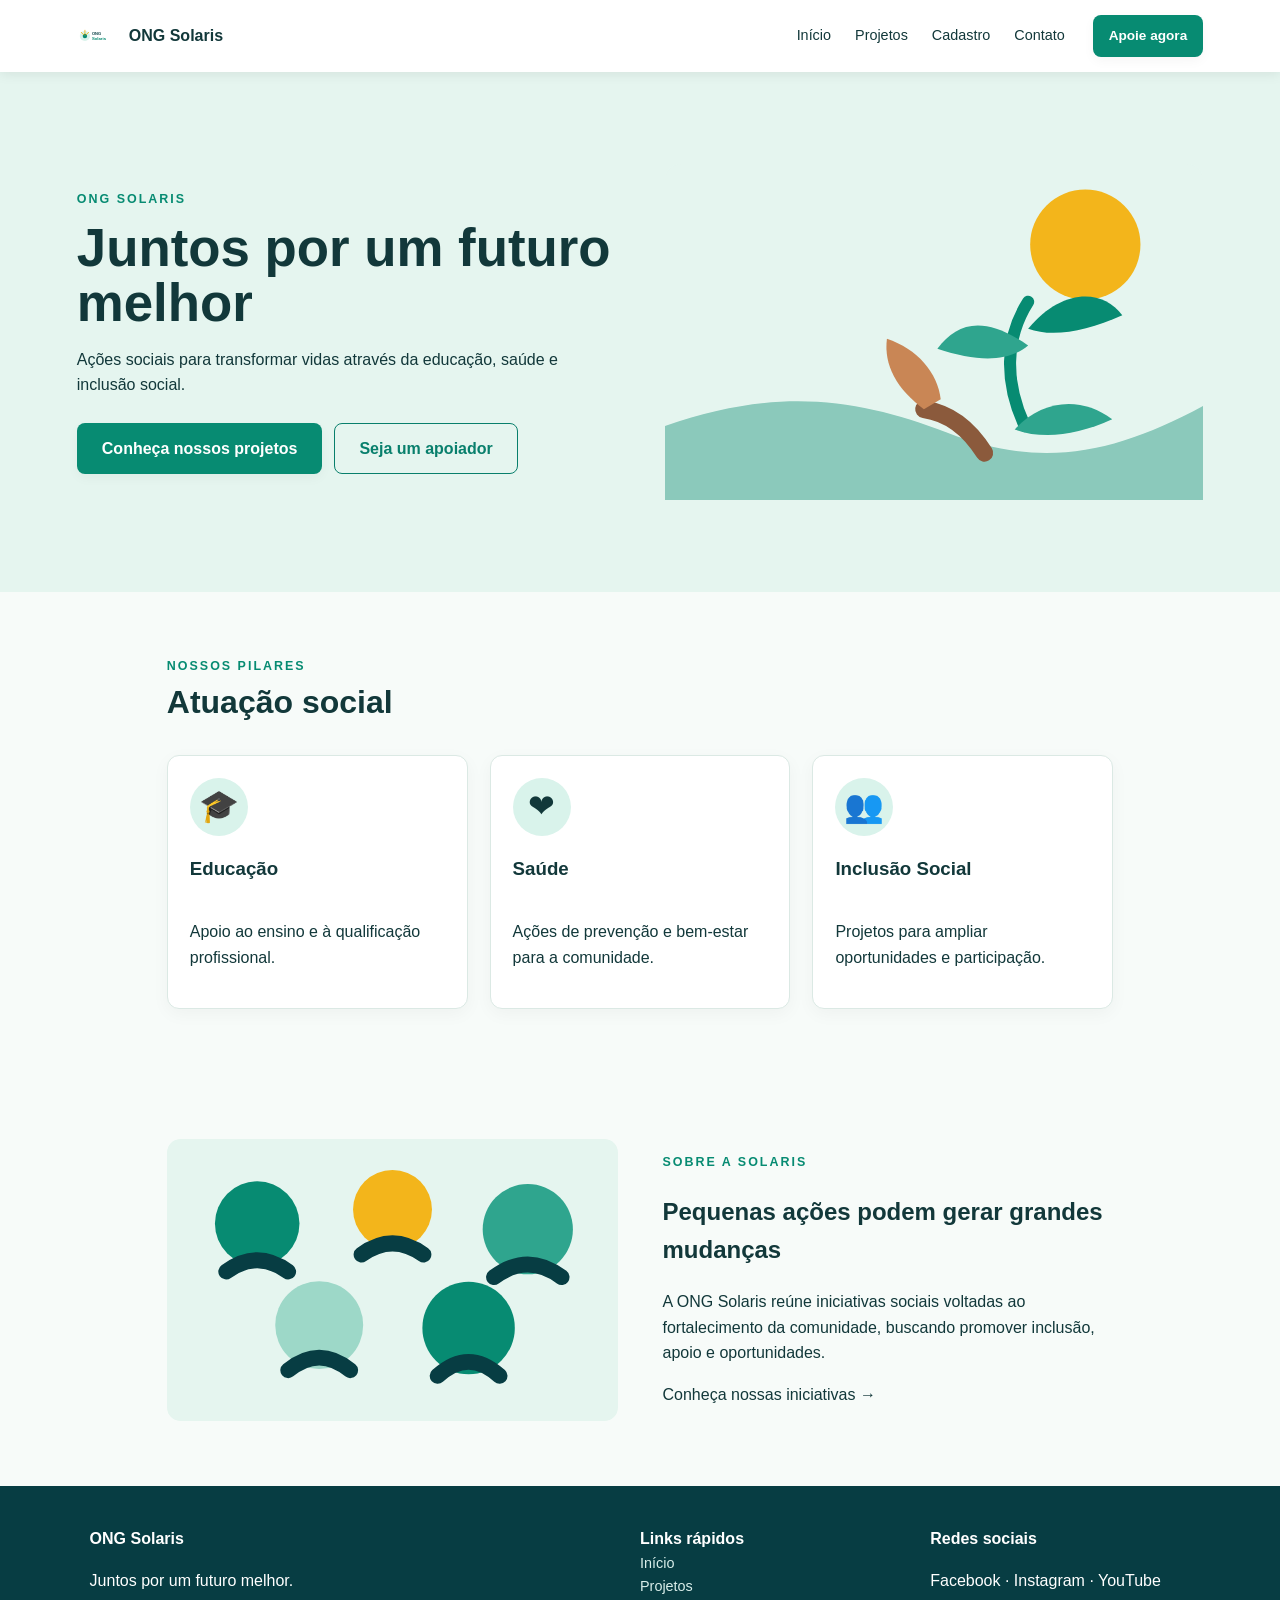
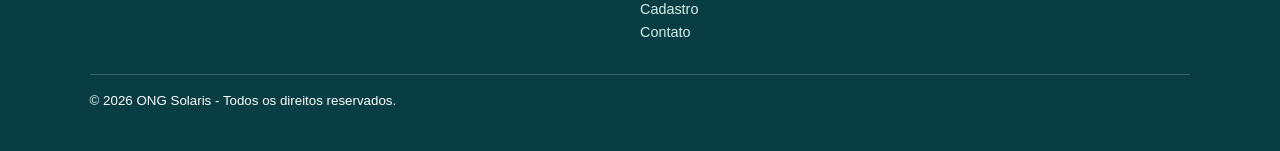
<file: index.html>
<!DOCTYPE html>
<html lang="pt-BR">
<head>
  <meta charset="UTF-8">
  <meta name="viewport" content="width=device-width, initial-scale=1.0">
  <meta name="description" content="ONG Solaris - ações sociais, voluntariado e doações.">
  <title>ONG Solaris | Início</title>
  <link rel="stylesheet" href="assets/css/style.css">
</head>
<body>
<header class="site-header">
  <a class="brand" href="index.html"><img src="assets/logo.svg" alt=""><span>ONG Solaris</span></a>
  <input class="menu-toggle-input" type="checkbox" id="menu-toggle">
  <label class="menu-toggle" for="menu-toggle" aria-label="Abrir menu de navegação"><span class="menu-icon"></span></label>
  <nav aria-label="Navegação principal">
    <a class="nav-link" href="index.html">Início</a>
    <div class="nav-item"><a class="nav-link" href="projetos.html">Projetos</a><ul class="submenu"><li><a href="projetos.html#atuacao">Frentes de atuação</a></li><li><a href="projetos.html#doacao">Campanhas de doação</a></li><li><a href="projetos.html#voluntariado">Voluntariado</a></li></ul></div>
    <a class="nav-link" href="cadastro.html">Cadastro</a><a class="nav-link" href="contato.html">Contato</a>
  </nav>
  <a class="button small" href="cadastro.html">Apoie agora</a>
</header>
<main>
  <section class="hero">
    <div><p class="eyebrow">ONG Solaris</p><h1>Juntos por um futuro melhor</h1>
    <p>Ações sociais para transformar vidas através da educação, saúde e inclusão social.</p>
    <div class="actions"><a class="button" href="projetos.html">Conheça nossos projetos</a><a class="button outline" href="cadastro.html">Seja um apoiador</a></div></div>
    <img src="assets/hero.svg" alt="Ilustração de uma planta crescendo">
  </section>
  <section class="section"><p class="eyebrow">Nossos pilares</p><h2>Atuação social</h2>
    <div class="cards">
      <article><div class="icon">🎓</div><h3>Educação</h3><p>Apoio ao ensino e à qualificação profissional.</p></article>
      <article><div class="icon">❤</div><h3>Saúde</h3><p>Ações de prevenção e bem-estar para a comunidade.</p></article>
      <article><div class="icon">👥</div><h3>Inclusão Social</h3><p>Projetos para ampliar oportunidades e participação.</p></article>
    </div>
  </section>
  <section class="split section"><img src="assets/sobre.svg" alt="Ícone de um grupo de pessoas reunidas"><div><p class="eyebrow">Sobre a Solaris</p><h2>Pequenas ações podem gerar grandes mudanças</h2><p>A ONG Solaris reúne iniciativas sociais voltadas ao fortalecimento da comunidade, buscando promover inclusão, apoio e oportunidades.</p><a class="text-link" href="projetos.html">Conheça nossas iniciativas →</a></div></section>
</main>
<footer><div><strong>ONG Solaris</strong><p>Juntos por um futuro melhor.</p></div><div><strong>Links rápidos</strong><a href="index.html">Início</a><a href="projetos.html">Projetos</a><a href="cadastro.html">Cadastro</a><a href="contato.html">Contato</a></div><div><strong>Redes sociais</strong><p>Facebook · Instagram · YouTube</p></div><small>© 2026 ONG Solaris - Todos os direitos reservados.</small></footer>
</body>
</html>
</file>
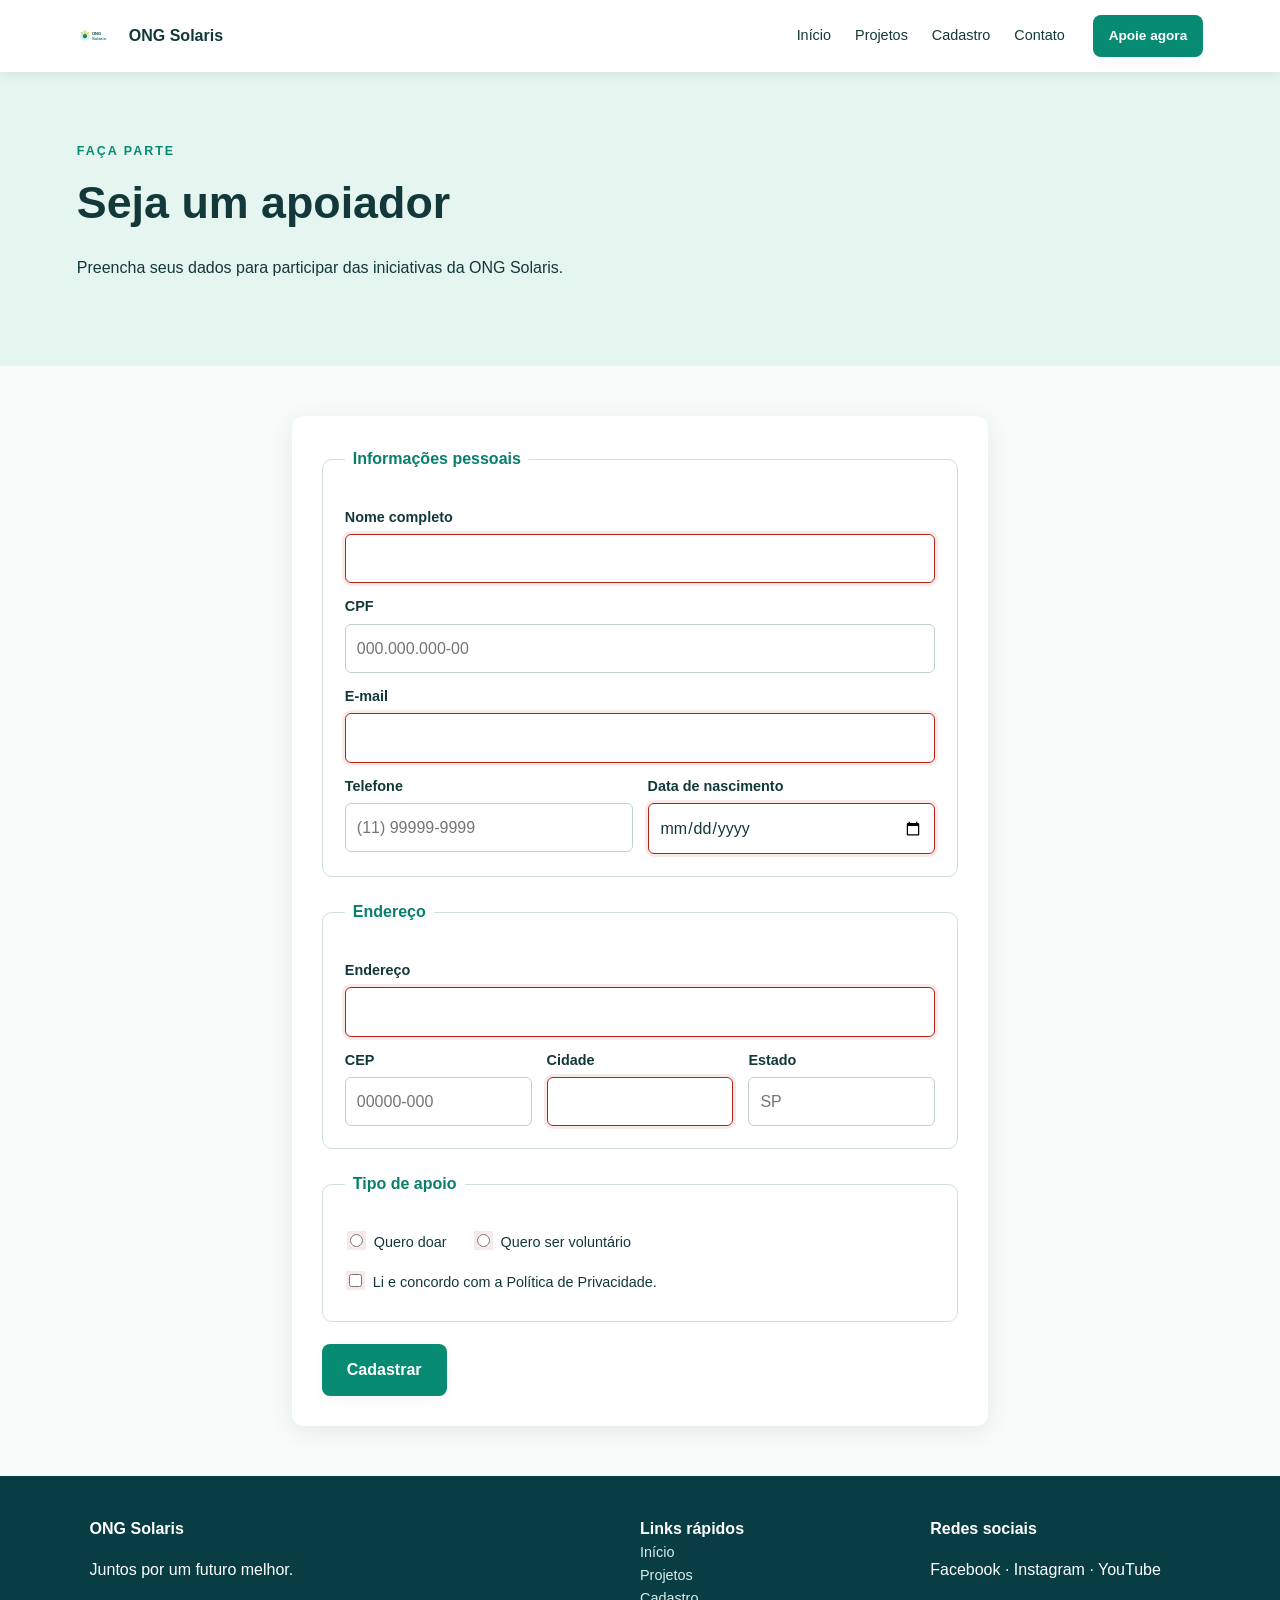
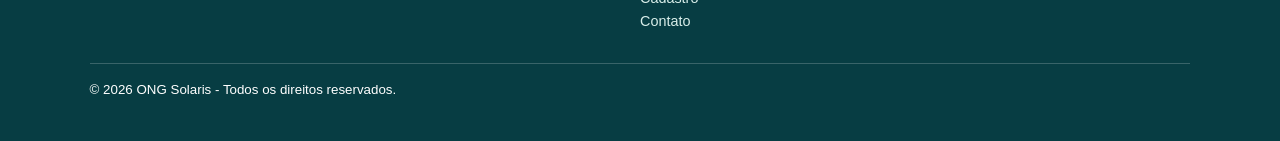
<file: cadastro.html>
<!DOCTYPE html>
<html lang="pt-BR">
<head><meta charset="UTF-8"><meta name="viewport" content="width=device-width, initial-scale=1.0"><meta name="description" content="Cadastro de apoiadores da ONG Solaris."><title>ONG Solaris | Cadastro</title><link rel="stylesheet" href="assets/css/style.css"></head>
<body>
<header class="site-header"><a class="brand" href="index.html"><img src="assets/logo.svg" alt="Logo da ONG Solaris"><span>ONG Solaris</span></a><input class="menu-toggle-input" type="checkbox" id="menu-toggle"><label class="menu-toggle" for="menu-toggle" aria-label="Abrir menu de navegação"><span class="menu-icon"></span></label><nav aria-label="Navegação principal"><a class="nav-link" href="index.html">Início</a><div class="nav-item"><a class="nav-link" href="projetos.html">Projetos</a><ul class="submenu"><li><a href="projetos.html#atuacao">Frentes de atuação</a></li><li><a href="projetos.html#doacao">Campanhas de doação</a></li><li><a href="projetos.html#voluntariado">Voluntariado</a></li></ul></div><a class="nav-link" href="cadastro.html">Cadastro</a><a class="nav-link" href="contato.html">Contato</a></nav><a class="button small" href="cadastro.html">Apoie agora</a></header>
<main><section class="page-hero"><p class="eyebrow">Faça parte</p><h1>Seja um apoiador</h1><p>Preencha seus dados para participar das iniciativas da ONG Solaris.</p></section>
<section class="form-wrap"><form action="#" method="post">
<fieldset><legend>Informações pessoais</legend>
<label for="nome">Nome completo</label><input id="nome" name="nome" type="text" required autocomplete="name">
<label for="cpf">CPF</label><input id="cpf" name="cpf" type="text" required pattern="[0-9]{3}\.[0-9]{3}\.[0-9]{3}-[0-9]{2}" placeholder="000.000.000-00" title="Informe o CPF no formato 000.000.000-00" inputmode="numeric">
<label for="email">E-mail</label><input id="email" name="email" type="email" required autocomplete="email">
<div class="grid2"><div><label for="telefone">Telefone</label><input id="telefone" name="telefone" type="tel" required pattern="\([0-9]{2}\) [0-9]{4,5}-[0-9]{4}" placeholder="(11) 99999-9999" title="Informe o telefone no formato (11) 99999-9999"></div><div><label for="nascimento">Data de nascimento</label><input id="nascimento" name="nascimento" type="date" required></div></div>
</fieldset>
<fieldset><legend>Endereço</legend>
<label for="endereco">Endereço</label><input id="endereco" name="endereco" type="text" required autocomplete="street-address">
<div class="grid3"><div><label for="cep">CEP</label><input id="cep" name="cep" type="text" required pattern="[0-9]{5}-[0-9]{3}" placeholder="00000-000" title="Informe o CEP no formato 00000-000" inputmode="numeric"></div><div><label for="cidade">Cidade</label><input id="cidade" name="cidade" type="text" required autocomplete="address-level2"></div><div><label for="estado">Estado</label><input id="estado" name="estado" type="text" required maxlength="2" pattern="[A-Za-z]{2}" placeholder="SP" title="Informe a sigla do estado"></div></div>
</fieldset>
<fieldset><legend>Tipo de apoio</legend><div class="choice"><label><input type="radio" name="apoio" value="doacao" required> Quero doar</label><label><input type="radio" name="apoio" value="voluntario"> Quero ser voluntário</label></div><label class="check"><input type="checkbox" required> Li e concordo com a Política de Privacidade.</label></fieldset>
<button class="button" type="submit">Cadastrar</button>
</form></section></main>
<footer><div><strong>ONG Solaris</strong><p>Juntos por um futuro melhor.</p></div><div><strong>Links rápidos</strong><a href="index.html">Início</a><a href="projetos.html">Projetos</a><a href="cadastro.html">Cadastro</a><a href="contato.html">Contato</a></div><div><strong>Redes sociais</strong><p>Facebook · Instagram · YouTube</p></div><small>© 2026 ONG Solaris - Todos os direitos reservados.</small></footer>
</body></html>
</file>
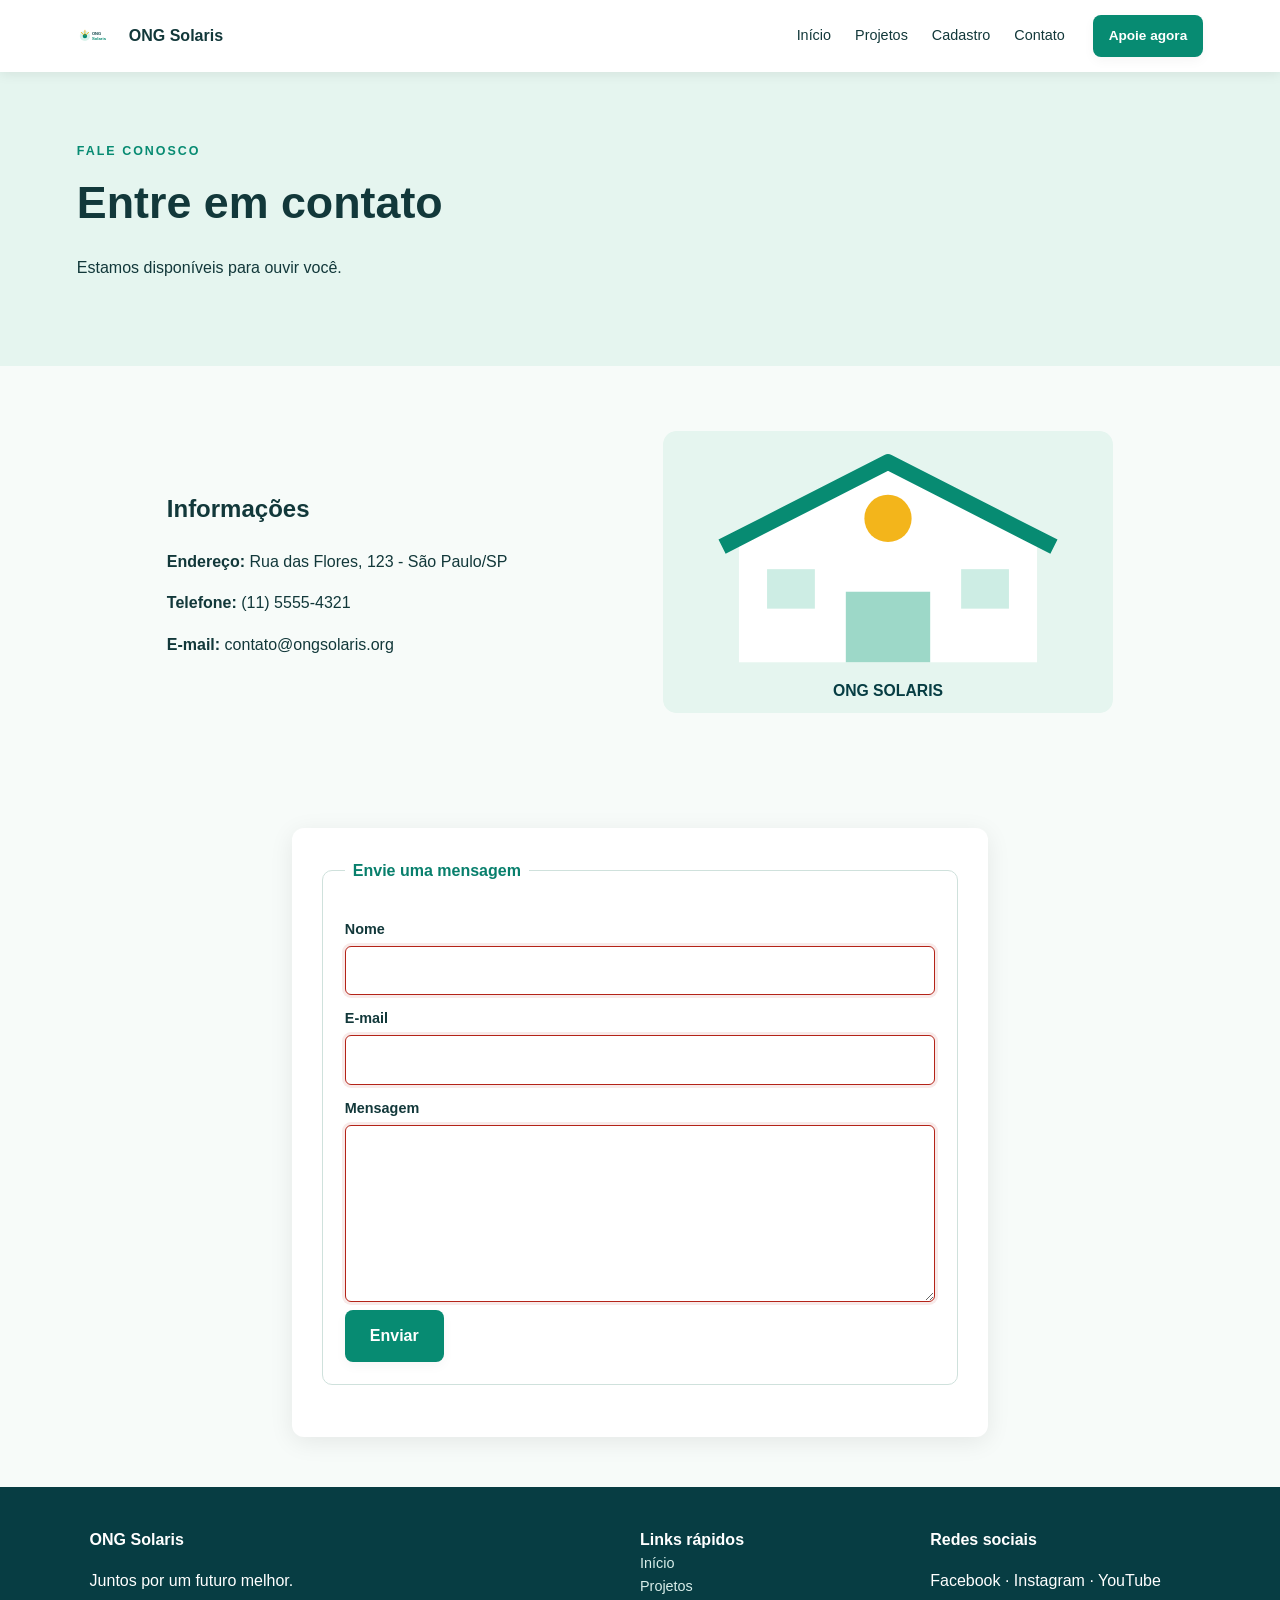
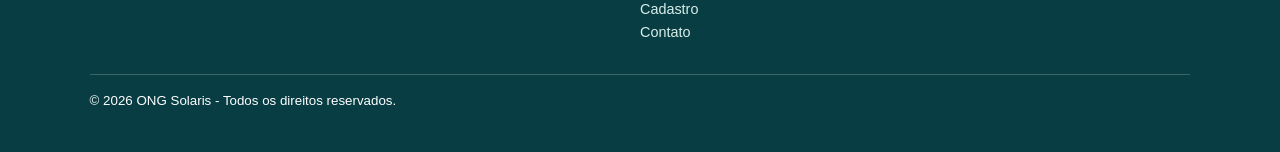
<file: contato.html>
<!DOCTYPE html>
<html lang="pt-BR">
<head><meta charset="UTF-8"><meta name="viewport" content="width=device-width, initial-scale=1.0"><meta name="description" content="Entre em contato com a ONG Solaris."><title>ONG Solaris | Contato</title><link rel="stylesheet" href="assets/css/style.css"></head>
<body>
<header class="site-header"><a class="brand" href="index.html"><img src="assets/logo.svg" alt="Logo da ONG Solaris"><span>ONG Solaris</span></a><input class="menu-toggle-input" type="checkbox" id="menu-toggle"><label class="menu-toggle" for="menu-toggle" aria-label="Abrir menu de navegação"><span class="menu-icon"></span></label><nav aria-label="Navegação principal"><a class="nav-link" href="index.html">Início</a><div class="nav-item"><a class="nav-link" href="projetos.html">Projetos</a><ul class="submenu"><li><a href="projetos.html#atuacao">Frentes de atuação</a></li><li><a href="projetos.html#doacao">Campanhas de doação</a></li><li><a href="projetos.html#voluntariado">Voluntariado</a></li></ul></div><a class="nav-link" href="cadastro.html">Cadastro</a><a class="nav-link" href="contato.html">Contato</a></nav><a class="button small" href="cadastro.html">Apoie agora</a></header>
<main><section class="page-hero"><p class="eyebrow">Fale conosco</p><h1>Entre em contato</h1><p>Estamos disponíveis para ouvir você.</p></section>
<section class="contact section"><div><h2>Informações</h2><p><strong>Endereço:</strong> Rua das Flores, 123 - São Paulo/SP</p><p><strong>Telefone:</strong> (11) 5555-4321</p><p><strong>E-mail:</strong> contato@ongsolaris.org</p></div><img src="assets/sede.svg" alt="Ilustração da sede da ONG Solaris"></section>
<section class="form-wrap"><form action="#" method="post"><fieldset><legend>Envie uma mensagem</legend><label for="nome-contato">Nome</label><input id="nome-contato" name="nome" type="text" required><label for="email-contato">E-mail</label><input id="email-contato" name="email" type="email" required><label for="mensagem">Mensagem</label><textarea id="mensagem" name="mensagem" rows="6" required></textarea><button class="button" type="submit">Enviar</button></fieldset></form></section>
</main><footer><div><strong>ONG Solaris</strong><p>Juntos por um futuro melhor.</p></div><div><strong>Links rápidos</strong><a href="index.html">Início</a><a href="projetos.html">Projetos</a><a href="cadastro.html">Cadastro</a><a href="contato.html">Contato</a></div><div><strong>Redes sociais</strong><p>Facebook · Instagram · YouTube</p></div><small>© 2026 ONG Solaris - Todos os direitos reservados.</small></footer>
</body></html>
</file>
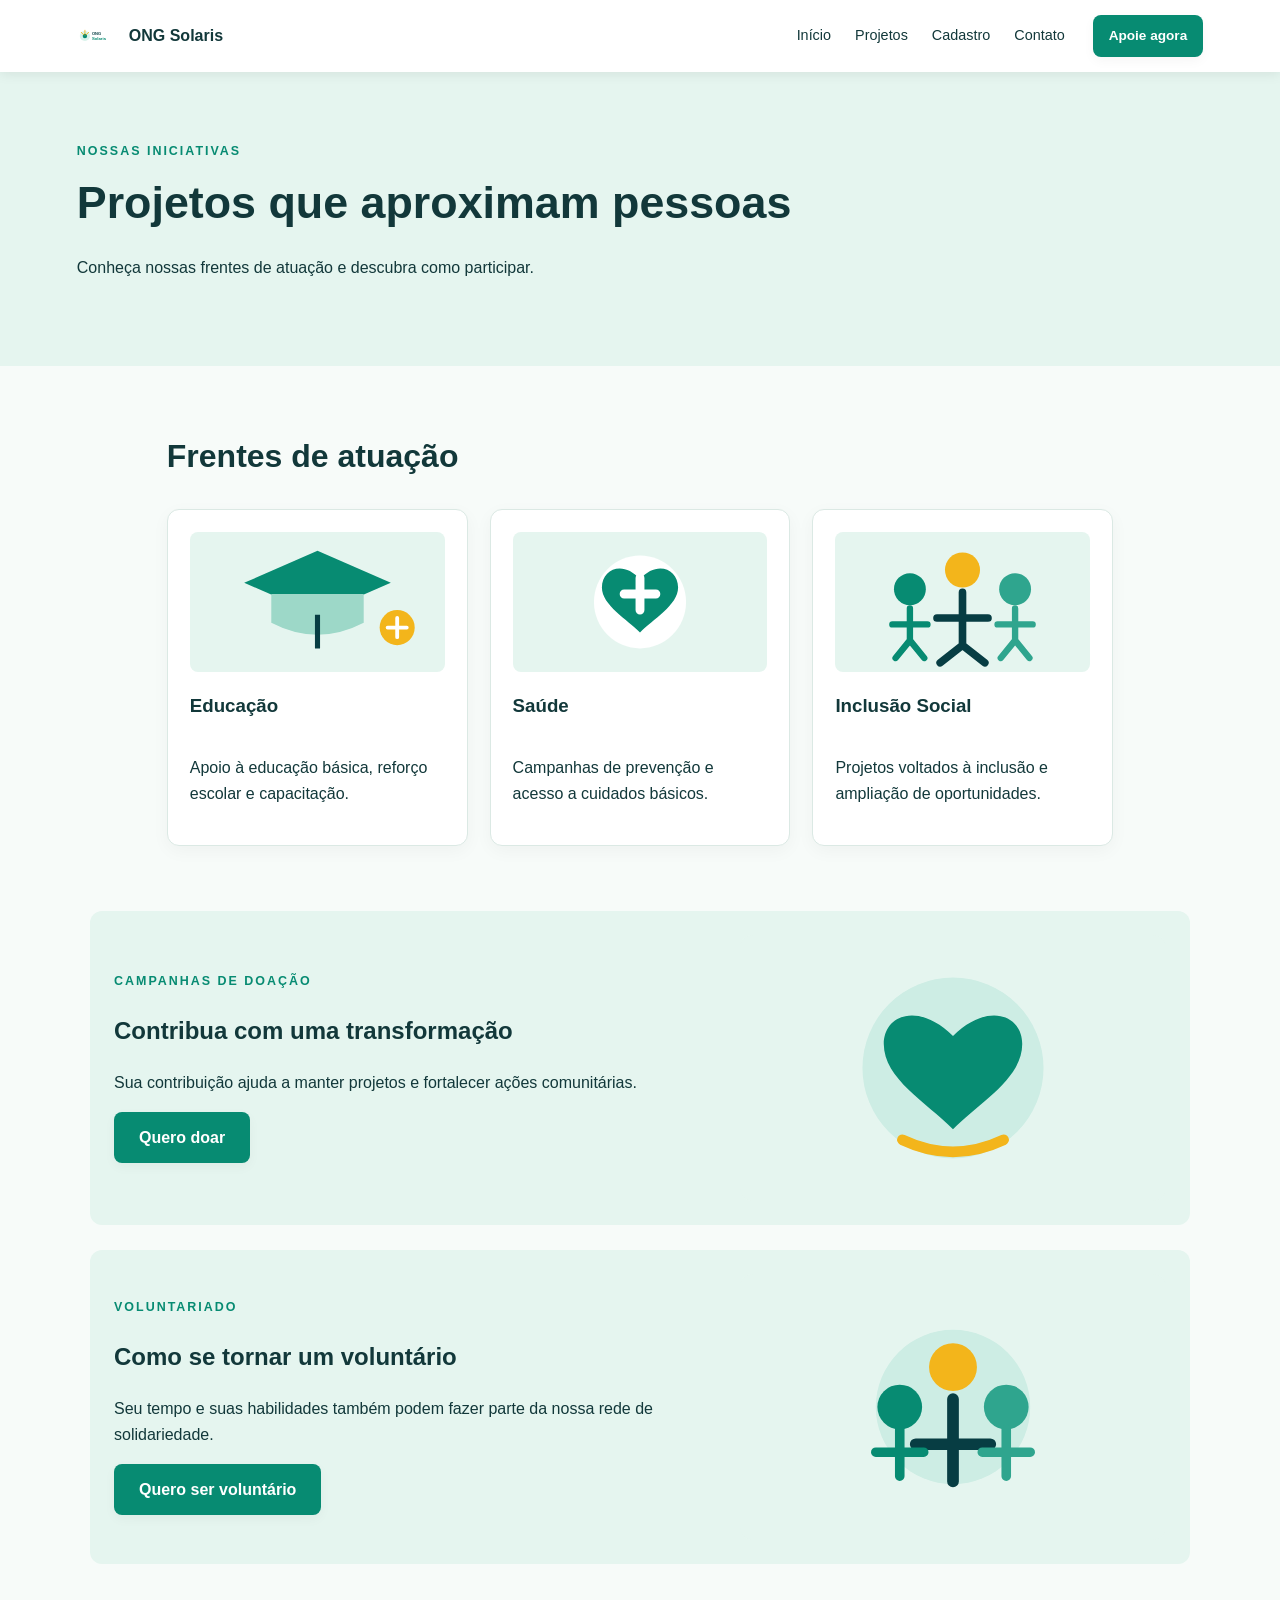
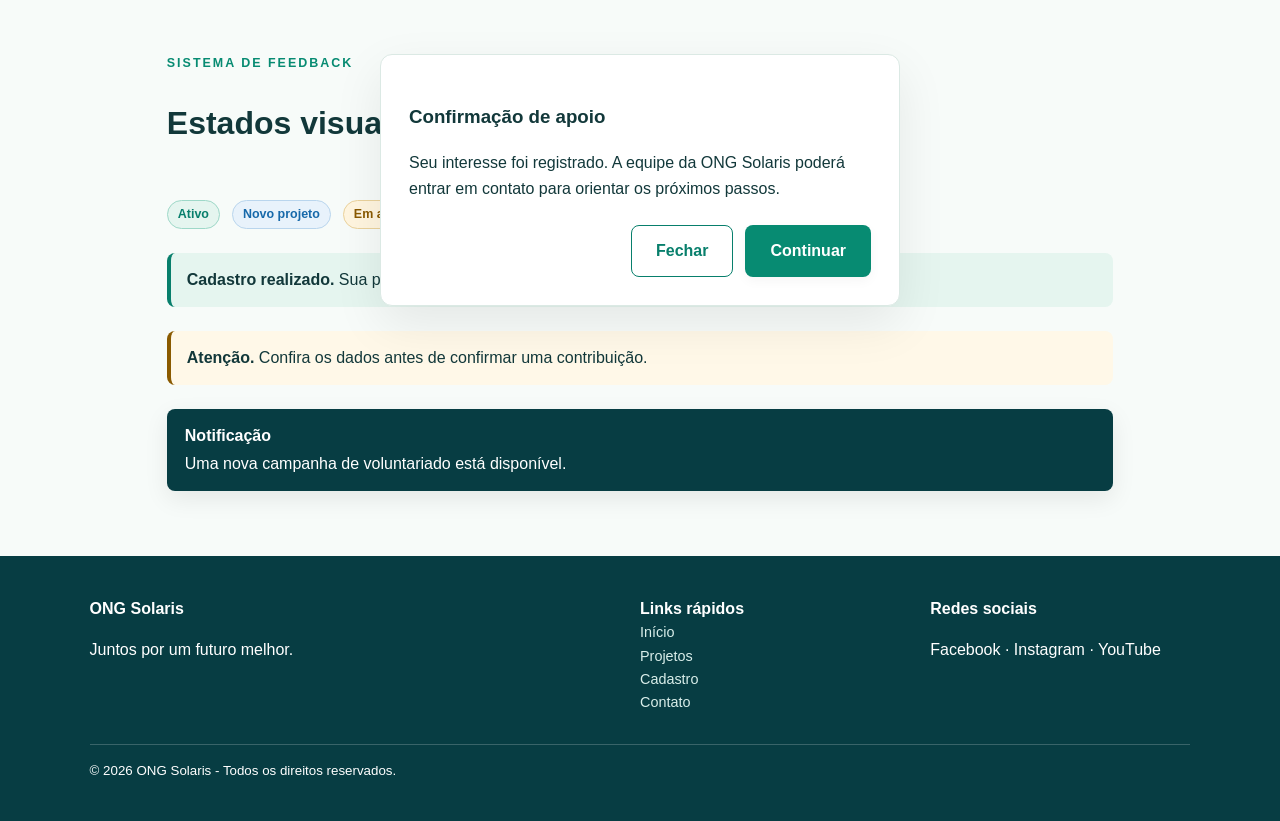
<file: projetos.html>
<!DOCTYPE html>
<html lang="pt-BR">
<head><meta charset="UTF-8"><meta name="viewport" content="width=device-width, initial-scale=1.0"><meta name="description" content="Projetos e formas de contribuição da ONG Solaris."><title>ONG Solaris | Projetos</title><link rel="stylesheet" href="assets/css/style.css"></head>
<body>
<header class="site-header"><a class="brand" href="index.html"><img src="assets/logo.svg" alt="Logo da ONG Solaris"><span>ONG Solaris</span></a><input class="menu-toggle-input" type="checkbox" id="menu-toggle"><label class="menu-toggle" for="menu-toggle" aria-label="Abrir menu de navegação"><span class="menu-icon"></span></label><nav aria-label="Navegação principal"><a class="nav-link" href="index.html">Início</a><div class="nav-item"><a class="nav-link" href="projetos.html">Projetos</a><ul class="submenu"><li><a href="#atuacao">Frentes de atuação</a></li><li><a href="#doacao">Campanhas de doação</a></li><li><a href="#voluntariado">Voluntariado</a></li></ul></div><a class="nav-link" href="cadastro.html">Cadastro</a><a class="nav-link" href="contato.html">Contato</a></nav><a class="button small" href="cadastro.html">Apoie agora</a></header>
<main>
<section class="page-hero"><p class="eyebrow">Nossas iniciativas</p><h1>Projetos que aproximam pessoas</h1><p>Conheça nossas frentes de atuação e descubra como participar.</p></section>
<section class="section" id="atuacao"><h2>Frentes de atuação</h2><div class="cards">
<article><img src="assets/educacao.svg" alt="Ilustração relacionada à educação"><h3>Educação</h3><p>Apoio à educação básica, reforço escolar e capacitação.</p></article>
<article><img src="assets/saude.svg" alt="Ilustração relacionada à saúde"><h3>Saúde</h3><p>Campanhas de prevenção e acesso a cuidados básicos.</p></article>
<article><img src="assets/inclusao.svg" alt="Ilustração relacionada à inclusão social"><h3>Inclusão Social</h3><p>Projetos voltados à inclusão e ampliação de oportunidades.</p></article>
</div></section>
<section class="donation section" id="doacao"><div><p class="eyebrow">Campanhas de doação</p><h2>Contribua com uma transformação</h2><p>Sua contribuição ajuda a manter projetos e fortalecer ações comunitárias.</p><a class="button" href="cadastro.html">Quero doar</a></div><img src="assets/doacao.svg" alt="Mãos segurando um coração, representando solidariedade"></section>
<section class="donation section" id="voluntariado"><div><p class="eyebrow">Voluntariado</p><h2>Como se tornar um voluntário</h2><p>Seu tempo e suas habilidades também podem fazer parte da nossa rede de solidariedade.</p><a class="button" href="cadastro.html">Quero ser voluntário</a></div><img src="assets/voluntariado.svg" alt="Mãos unidas em círculo, representando trabalho voluntário"></section>

<section class="section feedback-demo" aria-labelledby="feedback-title"><p class="eyebrow">Sistema de feedback</p><h2 id="feedback-title">Estados visuais da interface</h2><div class="feedback-row"><span class="badge badge-success">Ativo</span><span class="badge badge-info">Novo projeto</span><span class="badge badge-warning">Em análise</span></div><div class="alert alert-success" role="status"><strong>Cadastro realizado.</strong> Sua participação foi registrada com sucesso.</div><div class="alert alert-warning" role="alert"><strong>Atenção.</strong> Confira os dados antes de confirmar uma contribuição.</div><div class="toast" role="status"><strong>Notificação</strong><span>Uma nova campanha de voluntariado está disponível.</span></div><dialog open class="demo-modal" aria-labelledby="modal-title"><h3 id="modal-title">Confirmação de apoio</h3><p>Seu interesse foi registrado. A equipe da ONG Solaris poderá entrar em contato para orientar os próximos passos.</p><div class="modal-actions"><button class="button outline" type="button">Fechar</button><a class="button" href="cadastro.html">Continuar</a></div></dialog></section>
</main>
<footer><div><strong>ONG Solaris</strong><p>Juntos por um futuro melhor.</p></div><div><strong>Links rápidos</strong><a href="index.html">Início</a><a href="projetos.html">Projetos</a><a href="cadastro.html">Cadastro</a><a href="contato.html">Contato</a></div><div><strong>Redes sociais</strong><p>Facebook · Instagram · YouTube</p></div><small>© 2026 ONG Solaris - Todos os direitos reservados.</small></footer>
</body></html>
</file>
<file: assets/css/style.css>
/* =========================================================
   ONG SOLARIS — CSS3 / DESIGN SYSTEM — VERSÃO FINAL
   Experiência Prática II — Desenvolvimento Front-end
   ========================================================= */
:root {
    /* Cores */
    --color-primary: #078b72;
    --color-primary-dark: #087f6c;
    --color-primary-deep: #073d43;
    --color-text: #12383a;
    --color-text-light: #d9eeea;
    --color-background: #f7fbf9;
    --color-surface: #ffffff;
    --color-surface-soft: #e5f5ef;
    --color-icon-bg: #d9f3eb;
    --color-border: #dbe9e4;
    --color-border-form: #cfe1dc;
    --color-border-input: #bfd2cc;
    --color-success: #087f6c;
    --color-error: #b42318;
    --color-warning: #8a5a00;
    --color-info: #1769aa;
    --color-white: #ffffff;
    --color-overlay-light: #ffffff33;
    --color-shadow: #00000014;
    --color-shadow-soft: #0000000a;

    /* Tipografia — cinco níveis */
    --font-family-base: Arial, sans-serif;
    --font-size-xs: 0.78rem;
    --font-size-sm: 0.9rem;
    --font-size-md: 1rem;
    --font-size-lg: 2rem;
    --font-size-xl: 3.3rem;
    --font-weight-regular: 400;
    --font-weight-bold: 700;
    --line-height-base: 1.6;
    --line-height-heading: 1.05;
    --letter-spacing-eyebrow: 2px;

    /* Espaçamento modular 4px */
    --space-1: 4px;
    --space-2: 8px;
    --space-3: 12px;
    --space-4: 16px;
    --space-5: 24px;
    --space-6: 32px;
    --space-7: 48px;
    --space-8: 64px;

    /* Componentes */
    --radius-sm: 6px;
    --radius-md: 8px;
    --radius-lg: 10px;
    --radius-xl: 12px;
    --container-max: 1100px;
    --page-gutter: 6%;
    --section-padding: 65px;
    --transition-fast: 180ms ease;
    --shadow-header: 0 2px 12px var(--color-shadow);
    --shadow-card: 0 5px 18px var(--color-shadow-soft);
    --shadow-form: 0 5px 25px var(--color-shadow);
}

*, *::before, *::after { box-sizing: border-box; }
html { scroll-behavior: smooth; }
body { margin: 0; font-family: var(--font-family-base); color: var(--color-text); background: var(--color-background); line-height: var(--line-height-base); }
img { display: block; max-width: 100%; }
a { color: inherit; text-decoration: none; }
button, input, textarea, select { font: inherit; }

/* Acessibilidade e movimento */
:focus-visible { outline: 3px solid var(--color-primary); outline-offset: 3px; }
@media (prefers-reduced-motion: reduce) {
    html { scroll-behavior: auto; }
    *, *::before, *::after { transition: none !important; animation: none !important; }
}

/* =========================================================
   CABEÇALHO, MENU RESPONSIVO E SUBMENU
   ========================================================= */
.site-header {
    display: flex; align-items: center; gap: var(--space-5);
    padding: 14px var(--page-gutter); background: var(--color-surface);
    position: sticky; top: 0; z-index: 100; box-shadow: var(--shadow-header);
}
.brand { display: flex; align-items: center; gap: var(--space-2); font-weight: var(--font-weight-bold); margin-right: auto; }
.brand img { width: 44px; height: 44px; }
.menu-toggle-input { position: absolute; opacity: 0; pointer-events: none; }
.menu-toggle { display: none; width: 44px; height: 44px; border: 1px solid var(--color-border); border-radius: var(--radius-md); background: var(--color-surface); cursor: pointer; align-items: center; justify-content: center; }
.menu-icon, .menu-icon::before, .menu-icon::after { display: block; width: 22px; height: 2px; background: var(--color-primary-deep); content: ""; position: relative; transition: transform var(--transition-fast), opacity var(--transition-fast); }
.menu-icon::before { position: absolute; top: -7px; }
.menu-icon::after { position: absolute; top: 7px; }
#menu-toggle:checked + .menu-toggle .menu-icon { background: transparent; }
#menu-toggle:checked + .menu-toggle .menu-icon::before { transform: translateY(7px) rotate(45deg); }
#menu-toggle:checked + .menu-toggle .menu-icon::after { transform: translateY(-7px) rotate(-45deg); }

.site-header nav { display: flex; align-items: center; gap: var(--space-4); font-size: var(--font-size-sm); }
.nav-item { position: relative; }
.nav-link { display: block; padding: 8px 4px; transition: color var(--transition-fast); }
.site-header nav a:hover, .site-header nav a:focus-visible, .text-link:hover, .text-link:focus-visible { color: var(--color-primary-dark); }
.submenu {
    position: absolute; top: calc(100% + 8px); left: 0; min-width: 190px;
    margin: 0; padding: var(--space-2); list-style: none; background: var(--color-surface);
    border: 1px solid var(--color-border); border-radius: var(--radius-md); box-shadow: var(--shadow-header);
    opacity: 0; visibility: hidden; transform: translateY(-6px); pointer-events: none;
    transition: opacity var(--transition-fast), transform var(--transition-fast), visibility var(--transition-fast);
}
.nav-item:hover > .submenu, .nav-item:focus-within > .submenu { opacity: 1; visibility: visible; transform: translateY(0); pointer-events: auto; }
.submenu a { display: block; padding: 9px 10px; border-radius: var(--radius-sm); }
.submenu a:hover, .submenu a:focus-visible { background: var(--color-surface-soft); }

/* Botões e estados */
.button {
    display: inline-block; background: var(--color-primary); color: var(--color-white);
    border: 1px solid transparent; border-radius: var(--radius-md); padding: var(--space-3) var(--space-5);
    font-weight: var(--font-weight-bold); cursor: pointer;
    box-shadow: 0 4px 12px var(--color-shadow-soft);
    transition: background-color var(--transition-fast), border-color var(--transition-fast), transform var(--transition-fast), box-shadow var(--transition-fast);
}
.button:hover { background: var(--color-primary-dark); box-shadow: 0 7px 18px var(--color-shadow); transform: translateY(-1px); }
.button:focus-visible { outline: 3px solid var(--color-primary); outline-offset: 3px; }
.button:active { transform: translateY(1px); box-shadow: 0 2px 6px var(--color-shadow-soft); }
.button:disabled, .button[aria-disabled="true"] { background: var(--color-border); color: #6b7775; cursor: not-allowed; box-shadow: none; transform: none; }
.button.small { padding: 9px 15px; font-size: 0.85rem; }
.button.outline { background: transparent; color: var(--color-primary-dark); border-color: var(--color-primary-dark); box-shadow: none; }
.button.outline:hover { background: var(--color-primary-dark); color: var(--color-white); box-shadow: 0 5px 14px var(--color-shadow); }

/* Hero / conteúdo */
.hero { min-height: 520px; padding: 70px var(--page-gutter); display: grid; grid-template-columns: repeat(12, minmax(0,1fr)); gap: 50px; align-items: center; background: var(--color-surface-soft); }
.hero > div, .hero > img { grid-column: span 6; }
.hero > img { width: 100%; max-height: 390px; object-fit: contain; }
.hero h1 { font-size: var(--font-size-xl); line-height: var(--line-height-heading); margin: 10px 0; }
.actions { display: flex; flex-wrap: wrap; align-items: center; gap: var(--space-3); margin-top: 25px; }
.eyebrow { margin: 0; text-transform: uppercase; letter-spacing: var(--letter-spacing-eyebrow); font-size: var(--font-size-xs); font-weight: var(--font-weight-bold); color: var(--color-primary); }
.section { width: min(100%, var(--container-max)); margin-inline: auto; padding: var(--section-padding) var(--page-gutter); }
.section > h2 { font-size: var(--font-size-lg); margin-top: 0; }
.page-hero { padding: 70px var(--page-gutter); background: var(--color-surface-soft); }
.page-hero h1 { font-size: 2.8rem; margin: 5px 0; }
.cards { display: grid; grid-template-columns: repeat(3, minmax(0,1fr)); gap: 22px; }
.cards article { display: flex; flex-direction: column; background: var(--color-surface); border: 1px solid var(--color-border); border-radius: var(--radius-xl); padding: 22px; box-shadow: var(--shadow-card); transition: transform var(--transition-fast), box-shadow var(--transition-fast), border-color var(--transition-fast); }
.cards article:hover { transform: translateY(-3px); box-shadow: 0 9px 24px var(--color-shadow); border-color: var(--color-primary); }
.cards img { width: 100%; height: 140px; object-fit: cover; border-radius: var(--radius-md); }
.icon { width: 58px; height: 58px; display: grid; place-items: center; flex-shrink: 0; font-size: 2rem; background: var(--color-icon-bg); border-radius: 50%; }
.split, .contact { display: grid; grid-template-columns: repeat(12, minmax(0,1fr)); gap: 45px; align-items: center; }
.split > *, .contact > * { grid-column: span 6; }
.split img, .contact img { width: 100%; border-radius: var(--radius-xl); }
.donation { display: grid; grid-template-columns: 1.4fr 1fr; gap: 30px; align-items: center; background: var(--color-surface-soft); border-radius: var(--radius-xl); margin-bottom: 25px; padding: var(--space-5); }
.donation img { width: 100%; border-radius: var(--radius-lg); }

/* =========================================================
   FORMULÁRIOS E VALIDAÇÃO VISUAL
   ========================================================= */
.form-wrap { width: min(100%, 850px); margin-inline: auto; padding: 50px var(--page-gutter); }
.form-wrap form { background: var(--color-surface); padding: 30px; border-radius: var(--radius-xl); box-shadow: 0 5px 25px var(--color-shadow); }
fieldset { border: 1px solid var(--color-border-form); border-radius: var(--radius-lg); margin: 0 0 22px; padding: 22px; }
legend { padding: 0 var(--space-2); color: var(--color-primary-dark); font-weight: var(--font-weight-bold); }
label { display: block; font-weight: var(--font-weight-bold); font-size: var(--font-size-sm); margin: var(--space-3) 0 5px; }
input, textarea, select { width: 100%; padding: 11px; color: var(--color-text); background: var(--color-surface); border: 1px solid var(--color-border-input); border-radius: var(--radius-sm); transition: border-color var(--transition-fast), box-shadow var(--transition-fast), background-color var(--transition-fast); }
textarea { min-height: 140px; resize: vertical; }
input:focus, textarea:focus, select:focus { border-color: var(--color-primary); box-shadow: 0 0 0 3px var(--color-icon-bg); outline: none; }
input:invalid:not(:placeholder-shown), textarea:invalid:not(:placeholder-shown), select:invalid:not(:placeholder-shown) { border-color: var(--color-error); box-shadow: 0 0 0 3px #b4231818; }
input:valid:not(:placeholder-shown), textarea:valid:not(:placeholder-shown), select:valid:not(:placeholder-shown) { border-color: var(--color-success); box-shadow: 0 0 0 3px #078b7218; }
.grid2 { display: grid; grid-template-columns: repeat(2,minmax(0,1fr)); gap: 15px; }
.grid3 { display: grid; grid-template-columns: repeat(3,minmax(0,1fr)); gap: 15px; }
.choice { display: flex; flex-wrap: wrap; gap: 25px; align-items: center; }
.choice label, .check { font-weight: var(--font-weight-regular); }
.choice input, .check input { width: auto; margin-right: 7px; }

/* =========================================================
   FEEDBACK: BADGES, ALERTAS, TOAST E MODAL
   ========================================================= */
.feedback-demo { display: grid; gap: var(--space-5); }
.feedback-row { display: flex; flex-wrap: wrap; align-items: center; gap: var(--space-3); }
.badge { display: inline-flex; align-items: center; padding: 4px 10px; border-radius: 999px; font-size: var(--font-size-xs); font-weight: var(--font-weight-bold); }
.badge-success { background: var(--color-surface-soft); color: var(--color-success); border: 1px solid #9ed8c8; }
.badge-info { background: #e8f2fb; color: var(--color-info); border: 1px solid #b9d5ed; }
.badge-warning { background: #fff5df; color: var(--color-warning); border: 1px solid #ead29c; }
.alert { padding: 14px 16px; border-radius: var(--radius-md); border-left: 4px solid; background: var(--color-surface); }
.alert-success { border-color: var(--color-success); background: var(--color-surface-soft); }
.alert-warning { border-color: var(--color-warning); background: #fff8e8; }
.alert-error { border-color: var(--color-error); background: #fff1f0; }
.toast { padding: 14px 18px; border-radius: var(--radius-md); background: var(--color-primary-deep); color: var(--color-white); box-shadow: 0 8px 24px var(--color-shadow); }
.toast strong { display: block; margin-bottom: 3px; }
dialog.demo-modal { width: min(90vw, 520px); border: 1px solid var(--color-border); border-radius: var(--radius-xl); padding: 28px; box-shadow: 0 18px 50px var(--color-shadow); color: var(--color-text); }
dialog.demo-modal::backdrop { background: #073d4366; }
.modal-actions { display: flex; justify-content: flex-end; gap: var(--space-3); margin-top: var(--space-5); }

/* Rodapé */
footer { display: grid; grid-template-columns: 2fr 1fr 1fr; gap: 30px; background: var(--color-primary-deep); color: var(--color-white); padding: 40px 7%; }
footer a { display: block; color: var(--color-text-light); font-size: var(--font-size-sm); transition: color var(--transition-fast); }
footer a:hover, footer a:focus-visible { color: var(--color-white); }
footer small { grid-column: 1 / -1; border-top: 1px solid var(--color-overlay-light); padding-top: 15px; }

/* =========================================================
   CINCO BREAKPOINTS ADAPTATIVOS
   1200px / 1024px / 900px / 768px / 560px
   ========================================================= */
@media (max-width: 1200px) {
    .hero { gap: var(--space-7); }
    .section { padding-inline: 5%; }
}
@media (max-width: 1024px) {
    .site-header { gap: var(--space-4); }
    .site-header nav { gap: var(--space-2); }
    .hero { gap: var(--space-5); }
    .hero h1 { font-size: 3rem; }
    .cards { gap: var(--space-4); }
}
@media (max-width: 900px) {
    .cards { grid-template-columns: repeat(2,minmax(0,1fr)); }
    .donation { grid-template-columns: 1fr 0.8fr; }
    footer { grid-template-columns: 1.5fr 1fr 1fr; }
}
@media (max-width: 768px) {
    .site-header { flex-wrap: wrap; gap: var(--space-3); }
    .menu-toggle { display: flex; }
    .site-header nav { display: none; order: 4; width: 100%; flex-direction: column; align-items: stretch; gap: 4px; padding-top: var(--space-3); border-top: 1px solid var(--color-border); }
    #menu-toggle:checked ~ nav { display: flex; }
    .site-header nav > .nav-item { width: 100%; }
    .nav-link { padding: 11px 8px; }
    .submenu { position: static; min-width: 0; margin: 0 0 4px 10px; padding: 0 0 0 8px; border: 0; border-left: 2px solid var(--color-border); border-radius: 0; box-shadow: none; opacity: 1; visibility: visible; transform: none; pointer-events: auto; display: none; }
    .nav-item:hover > .submenu, .nav-item:focus-within > .submenu { display: block; }
    .site-header > .button.small { margin-left: 0; }
    .hero { min-height: auto; grid-template-columns: 1fr; padding-block: 55px; }
    .hero > div, .hero > img { grid-column: 1; }
    .hero > img { max-height: 320px; }
    .hero h1 { font-size: 2.5rem; }
    .cards { grid-template-columns: 1fr; }
    .split, .contact { grid-template-columns: 1fr; gap: var(--space-7); }
    .split > *, .contact > * { grid-column: 1; }
    .donation { grid-template-columns: 1fr; }
    .grid2, .grid3 { grid-template-columns: 1fr; }
    footer { grid-template-columns: 1fr; }
    footer small { grid-column: auto; }
}
@media (max-width: 560px) {
    .site-header { padding-inline: var(--space-4); }
    .site-header > .button.small { display: none; }
    .hero, .page-hero { padding-inline: var(--space-4); }
    .hero h1 { font-size: 2.15rem; }
    .section { padding-block: 48px; padding-inline: var(--space-4); }
    .form-wrap { padding-inline: var(--space-4); }
    .form-wrap form { padding: var(--space-5); }
    fieldset { padding: var(--space-4); }
    .actions { align-items: stretch; flex-direction: column; }
    .actions .button { text-align: center; }
    .feedback-row { align-items: stretch; flex-direction: column; }
}
</file>
